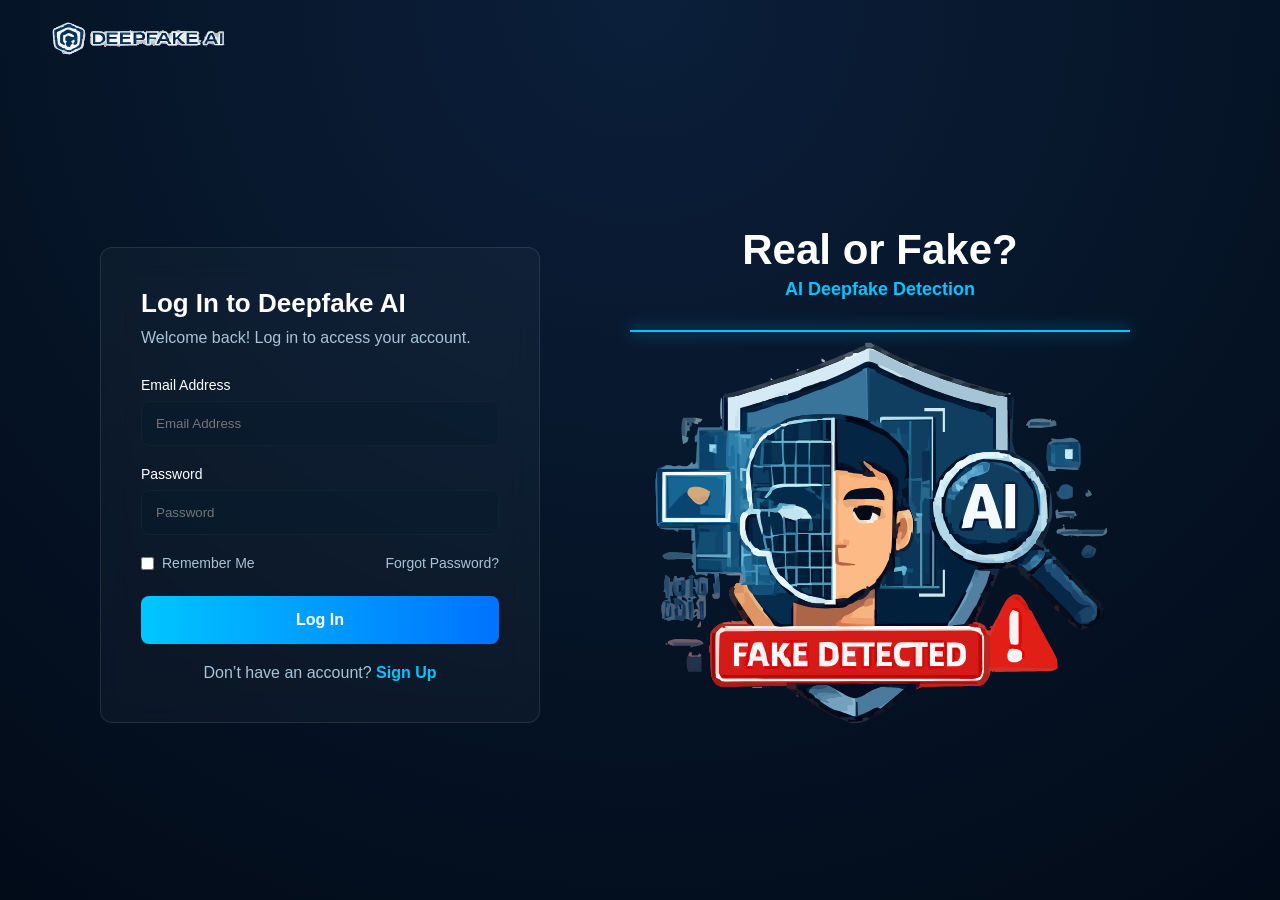
<file: login.html>
<!DOCTYPE html>
<html lang="en">

<head>
    <meta charset="UTF-8">
    <meta name="viewport" content="width=device-width, initial-scale=1.0">
    <title>Deepfake AI - Login</title>
    <style>
        * {
            margin: 0;
            padding: 0;
            box-sizing: border-box;
            font-family: Arial, sans-serif;
        }

        body {
            background: radial-gradient(circle at top, #0b1f3a, #020b18);
            color: white;
            min-height: 100vh;
        }

        .header {
            padding: 20px 50px;
            display: flex;
            align-items: center;
            gap: 10px;
            font-size: 24px;
            font-weight: bold;
            color: #66e0ff;
        }

        .header img {
            height: 35px;
            cursor: pointer;
        }

        .container {
            display: flex;
            align-items: center;
            justify-content: space-between;
            min-height: calc(100vh - 80px);
            padding: 40px 100px;
            gap: 40px;
        }

        .form-box {
            width: 440px;
            background: rgba(255, 255, 255, 0.03);
            border: 1px solid rgba(255, 255, 255, 0.1);
            backdrop-filter: blur(15px);
            padding: 40px;
            border-radius: 12px;
        }

        .form-box h2 {
            margin-bottom: 10px;
            font-size: 26px;
        }

        .form-box p {
            color: #a8c4d8;
            margin-bottom: 30px;
        }

        .input-group {
            margin-bottom: 20px;
        }

        .input-group label {
            display: block;
            margin-bottom: 8px;
            font-size: 14px;
            color: #fff;
        }

        .input-group input {
            width: 100%;
            padding: 14px;
            background: rgba(7, 26, 45, 0.5);
            border: 1px solid #123;
            border-radius: 8px;
            color: white;
            outline: none;
        }

        .row {
            display: flex;
            justify-content: space-between;
            font-size: 14px;
            color: #a8c4d8;
            margin-bottom: 25px;
        }

        .row span {
            display: flex;
            align-items: center;
            gap: 8px;
            cursor: pointer;
        }

        .btn {
            width: 100%;
            padding: 15px;
            background: linear-gradient(90deg, #00c6ff, #0072ff);
            border: none;
            border-radius: 8px;
            color: white;
            font-size: 16px;
            font-weight: bold;
            cursor: pointer;
        }

        .bottom-text {
            text-align: center;
            margin-top: 20px;
            color: #a8c4d8;
        }

        .bottom-text a {
            color: #00c6ff;
            text-decoration: none;
            font-weight: bold;
        }

        .visual-box {
            flex: 1;
            text-align: center;
        }

        .visual-box h1 {
            font-size: 42px;
            margin-bottom: 5px;
        }

        .visual-box p {
            color: #00c6ff;
            font-weight: bold;
            font-size: 18px;
            margin-bottom: 30px;
        }

        .image-container {
            position: relative;
            display: inline-block;
            width: 100%;
            max-width: 500px;
        }

        .image-container img {
            width: 100%;
            /* border-radius: 50% 50% 40% 40%;
            border: 1px solid rgba(0, 198, 255, 0.3); */
        }

        .scan-line {
            position: absolute;
            width: 100%;
            height: 2px;
            background: #00c6ff;
            top: 0;
            left: 0;
            box-shadow: 0 0 15px #00c6ff;
            animation: scan 4s linear infinite;
        }

        @keyframes scan {
            0% {
                top: 0;
            }

            100% {
                top: 100%;
            }
        }

        @media(max-width: 1024px) {
            .container {
                flex-direction: column;
                padding: 40px 20px;
                overflow-y: auto;
                height: auto;
            }

            .visual-box {
                display: none;
            }
        }
    </style>
</head>

<body>

    <div class="header">
        <img src="images/logo.svg" alt="Logo" onclick="window.location.href='index.html'">
    </div>

    <div class="container">
        <div class="form-box">
            <h2>Log In to Deepfake AI</h2>
            <p>Welcome back! Log in to access your account.</p>

            <form id="loginForm">
                <div class="input-group">
                    <label>Email Address</label>
                    <input type="email" id="email" placeholder="Email Address" required>
                </div>

                <div class="input-group">
                    <label>Password</label>
                    <input type="password" id="password" placeholder="Password" required>
                </div>

                <div class="row">
                    <span><input type="checkbox"> Remember Me</span>
                    <span style="cursor: pointer;">Forgot Password?</span>
                </div>

                <button type="submit" class="btn">Log In</button>
            </form>

            <script>
                document.getElementById('loginForm').addEventListener('submit', (e) => {
                    e.preventDefault();
                    const email = document.getElementById('email').value;
                    localStorage.setItem('currentUser', email);
                    window.location.href = 'dashboard.html';
                });
            </script>

            <div class="bottom-text">
                Don’t have an account? <a href="signup.html">Sign Up</a>
            </div>
        </div>

        <div class="visual-box">
            <h1>Real or Fake?</h1>
            <p>AI Deepfake Detection</p>
            <div class="image-container">
                <img src="images/img2.svg" alt="Face Detection">
                <div class="scan-line"></div>
            </div>
        </div>
    </div>

</body>

</html>
</file>
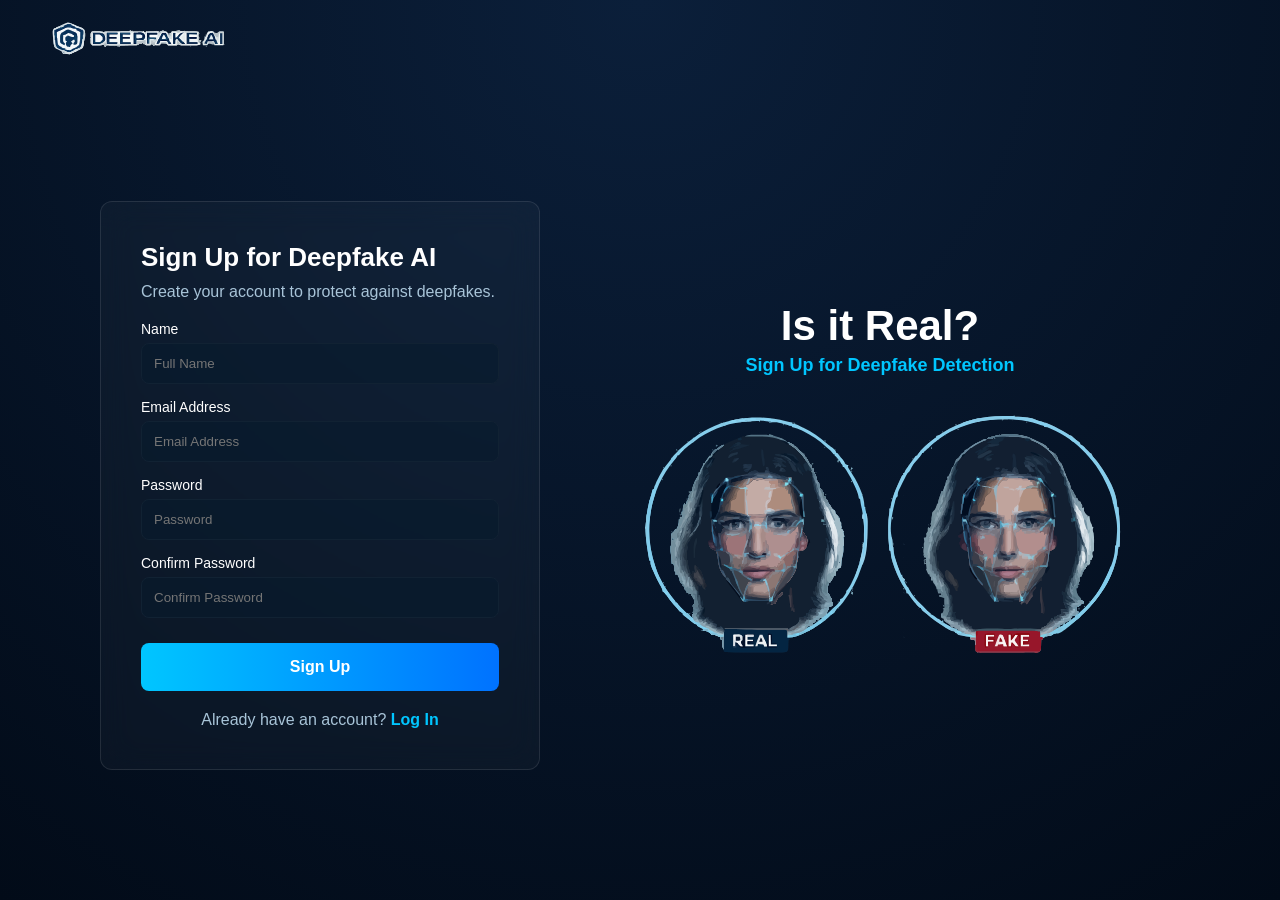
<file: signup.html>
<!DOCTYPE html>
<html lang="en">

<head>
    <meta charset="UTF-8">
    <meta name="viewport" content="width=device-width, initial-scale=1.0">
    <title>Deepfake AI - Sign Up</title>
    <style>
        * {
            margin: 0;
            padding: 0;
            box-sizing: border-box;
            font-family: Arial, sans-serif;
        }

        body {
            background: radial-gradient(circle at top, #0b1f3a, #020b18);
            color: white;
            min-height: 100vh;
        }

        .header {
            padding: 20px 50px;
            display: flex;
            align-items: center;
            gap: 10px;
            font-size: 24px;
            font-weight: bold;
            color: #66e0ff;
        }

        .header img {
            height: 35px;
            cursor: pointer;
        }

        .container {
            display: flex;
            align-items: center;
            justify-content: space-between;
            min-height: calc(100vh - 80px);
            padding: 40px 100px;
            gap: 40px;
        }

        .form-box {
            width: 440px;
            background: rgba(255, 255, 255, 0.03);
            border: 1px solid rgba(255, 255, 255, 0.1);
            backdrop-filter: blur(15px);
            padding: 40px;
            border-radius: 12px;
        }

        .form-box h2 {
            margin-bottom: 10px;
            font-size: 26px;
        }

        .form-box p {
            color: #a8c4d8;
            margin-bottom: 20px;
        }

        .input-group {
            margin-bottom: 15px;
        }

        .input-group label {
            display: block;
            margin-bottom: 6px;
            font-size: 14px;
            color: #fff;
        }

        .input-group input {
            width: 100%;
            padding: 12px;
            background: rgba(7, 26, 45, 0.5);
            border: 1px solid #123;
            border-radius: 8px;
            color: white;
            outline: none;
        }

        .btn {
            width: 100%;
            padding: 15px;
            background: linear-gradient(90deg, #00c6ff, #0072ff);
            border: none;
            border-radius: 8px;
            color: white;
            font-size: 16px;
            font-weight: bold;
            cursor: pointer;
            margin-top: 10px;
        }

        .bottom-text {
            text-align: center;
            margin-top: 20px;
            color: #a8c4d8;
        }

        .bottom-text a {
            color: #00c6ff;
            text-decoration: none;
            font-weight: bold;
        }

        .visual-box {
            flex: 1;
            text-align: center;
        }

        .visual-box h1 {
            font-size: 42px;
            margin-bottom: 5px;
        }

        .visual-box p {
            color: #00c6ff;
            font-weight: bold;
            font-size: 18px;
            margin-bottom: 30px;
        }

        .image-container {
            position: relative;
            display: inline-block;
            width: 100%;
            max-width: 500px;
        }

        .image-container img {
            width: 100%;
            /* border-radius: 50% 50% 40% 40%; */
            /* border: 1px solid rgba(0, 198, 255, 0.3); */
        }

        @media(max-width: 1024px) {
            .container {
                flex-direction: column;
                padding: 40px 20px;
                overflow-y: auto;
                height: auto;
            }

            .visual-box {
                display: none;
            }
        }
    </style>
</head>

<body>

    <div class="header">
        <img src="images/logo.svg" alt="Logo" onclick="window.location.href='index.html'">
    </div>

    <div class="container">
        <div class="form-box">
            <h2>Sign Up for Deepfake AI</h2>
            <p>Create your account to protect against deepfakes.</p>

            <form id="signupForm">
                <div class="input-group">
                    <label>Name</label>
                    <input type="text" id="name" placeholder="Full Name" required>
                </div>

                <div class="input-group">
                    <label>Email Address</label>
                    <input type="email" id="email" placeholder="Email Address" required>
                </div>

                <div class="input-group">
                    <label>Password</label>
                    <input type="password" id="password" placeholder="Password" required>
                </div>

                <div class="input-group">
                    <label>Confirm Password</label>
                    <input type="password" id="confirmPassword" placeholder="Confirm Password" required>
                </div>

                <button type="submit" class="btn">Sign Up</button>
            </form>

            <script>
                document.getElementById('signupForm').addEventListener('submit', (e) => {
                    e.preventDefault();
                    const email = document.getElementById('email').value;
                    localStorage.setItem('currentUser', email);
                    window.location.href = 'dashboard.html';
                });
            </script>

            <div class="bottom-text">
                Already have an account? <a href="login.html">Log In</a>
            </div>
        </div>

        <div class="visual-box">
            <h1>Is it Real?</h1>
            <p>Sign Up for Deepfake Detection</p>
            <div class="image-container">
                <img src="images/img3.svg" alt="Real vs Fake">
            </div>
        </div>
    </div>

</body>

</html>
</file>
